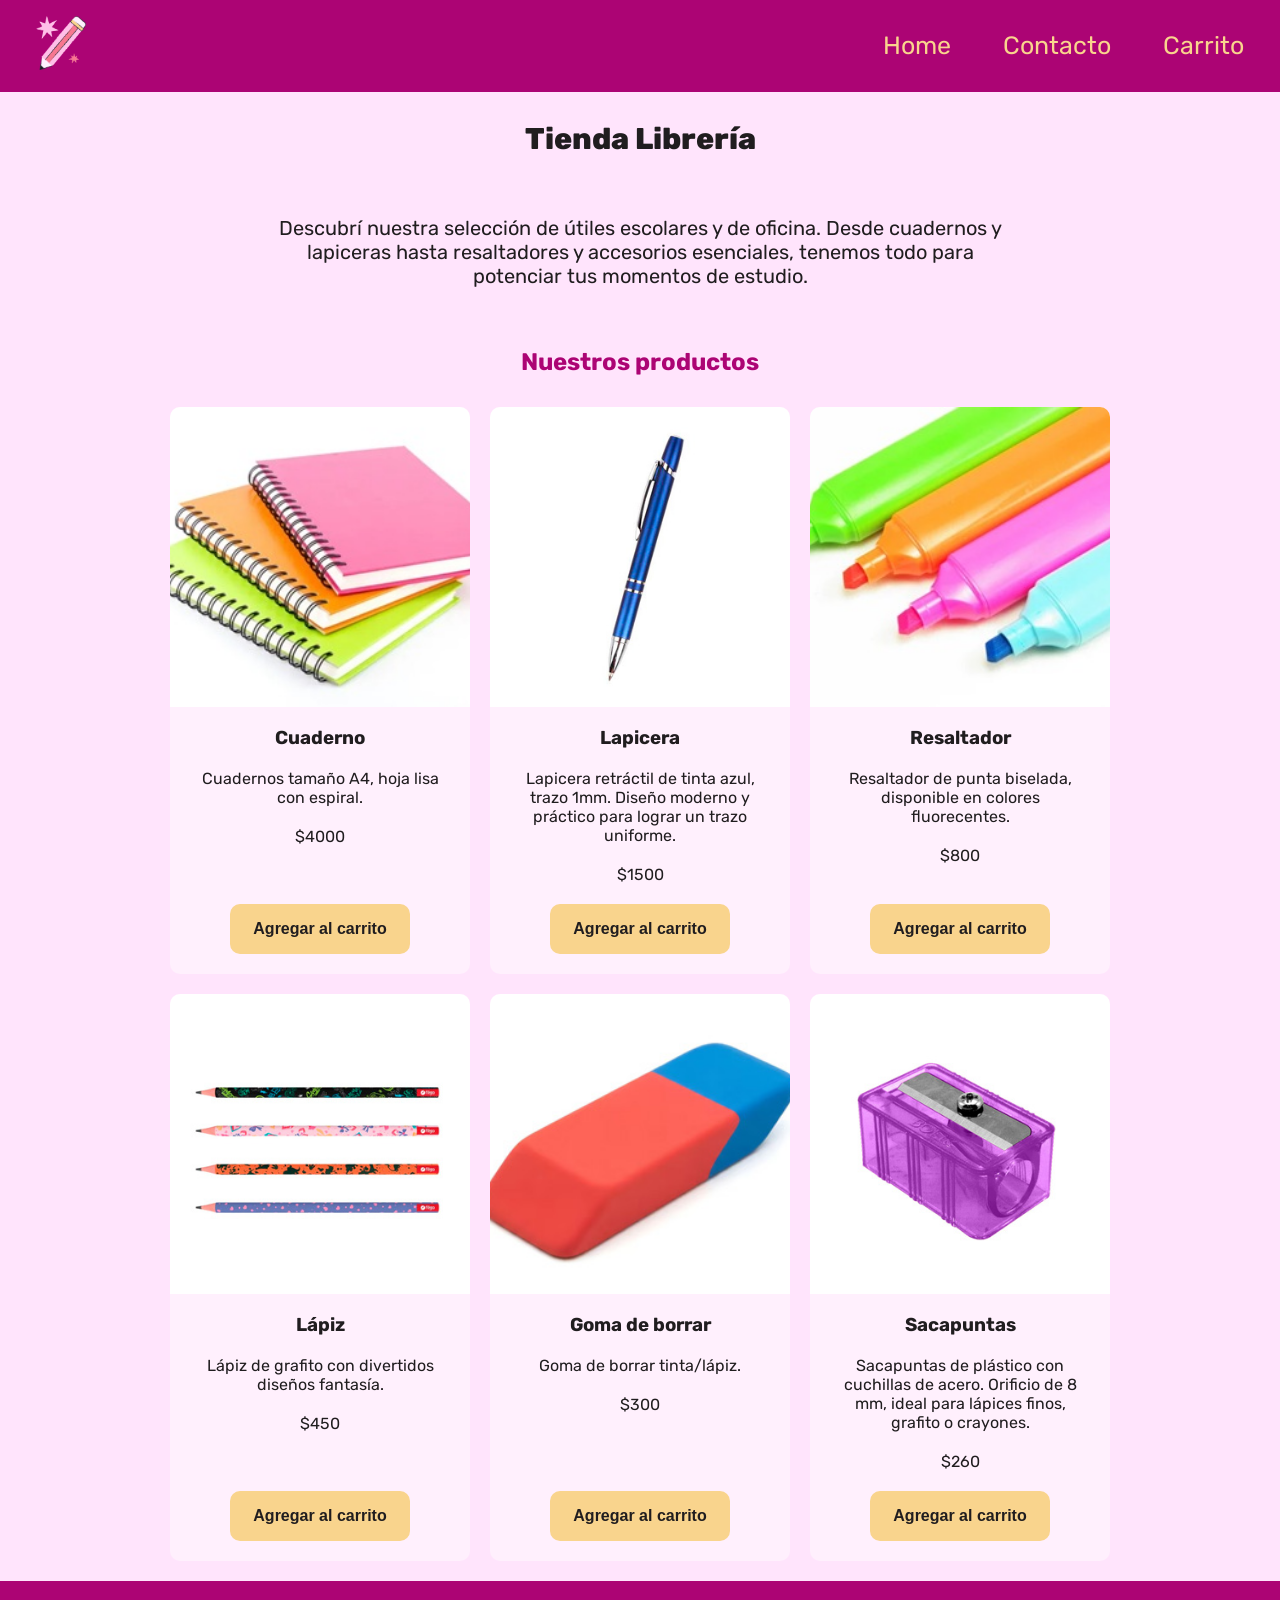
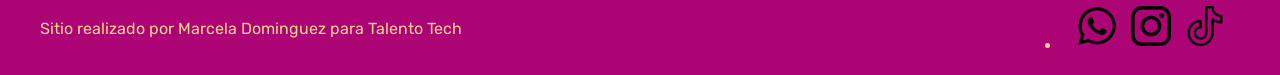
<file: index.html>
<!DOCTYPE html>
<html lang="en">
<head>
    <meta charset="UTF-8">
    <meta name="viewport" content="width=device-width, initial-scale=1.0">
    <link 
        href="https://fonts.googleapis.com/css2?family=Rubik:ital,wght@0,300..900;1,300..900&display=swap" rel="stylesheet"
    />

    <link rel="stylesheet" href="./css/style.css" />
    <title>Inicio - Tienda Librería</title>
</head>
<body>
    <header>
        <div class="div-logo">
            <a class="logo" href="./index.html">
                <img src="./img/LOGO-LI.png" alt="Logo Tienda Libreria"/>
            </a>
        </div>

        <nav class="header-nav">
            <ul>
                <li><a href="./index.html">Home</a></li>
                <li><a href="./pages/contacto.html">Contacto</a></li>
                <li><a href="./pages/carrito.html">Carrito</a></li>
            </ul>
        </nav>
    </header>
    <main>
        <section class="inicio">
            <h1>Tienda Librería</h1>
            <p class="parrafo">
                Descubrí nuestra selección de útiles escolares y de oficina. Desde cuadernos y lapiceras hasta resaltadores y accesorios esenciales, tenemos todo para potenciar tus momentos de estudio.
            </p>
        </section>

        <section>
            <h2 class="titulo-productos text-secondary">Nuestros productos</h2>
            <div class="contenedor-tarjetas">
                <article class="card text-dark">
                    <img src="./img/cuadernos.jpg" alt="imagen cuadernos" />
                    <h3>Cuaderno</h3>
                    <p>Cuadernos tamaño A4, hoja lisa con espiral.</p>
                    <p>$4000</p>
                    <button class="btn bg-secondary text-dark">
                        Agregar al carrito
                    </button>
                </article>

                <article class="card text-dark">
                    <img src="./img/lapicera.jpg" alt="imagen lapicera" />
                    <h3>Lapicera</h3>
                    <p>Lapicera retráctil de tinta azul, trazo 1mm. Diseño moderno y práctico para lograr un trazo uniforme. </p>
                    <p>$1500</p>
                    <button class="btn bg-secondary text-dark">
                        Agregar al carrito
                    </button>
                </article>

                <article class="card text-dark">
                    <img src="./img/resaltadores.jpg" alt="imagen resaltadores" />
                    <h3>Resaltador</h3>
                    <p>Resaltador de punta biselada, disponible en colores fluorecentes.</p>
                    <p>$800</p>
                    <button class="btn bg-secondary text-dark">
                        Agregar al carrito
                    </button>
                </article>

                <article class="card text-dark">
                    <img src="./img/lapiz.jpg" alt="imagen lapiz" />
                    <h3>Lápiz</h3>
                    <p>Lápiz de grafito con divertidos diseños fantasía.</p>
                    <p>$450</p>
                    <button class="btn bg-secondary text-dark">
                        Agregar al carrito
                    </button>
                </article>

                <article class="card text-dark">
                    <img src="./img/goma-de-borrar.jpg" alt="imagen goma de borrar" />
                    <h3>Goma de borrar</h3>
                    <p>Goma de borrar tinta/lápiz.</p>
                    <p>$300</p>
                    <button class="btn bg-secondary text-dark">
                        Agregar al carrito
                    </button>
                </article>

                <article class="card text-dark">
                    <img src="./img/sacapuntas.jpg" alt="imagen sacapuntas" />
                    <h3>Sacapuntas</h3>
                    <p>Sacapuntas de plástico con cuchillas de acero. Orificio de 8 mm, ideal para lápices finos, grafito o crayones.</p>
                    <p>$260</p>
                    <button class="btn bg-secondary text-dark">
                        Agregar al carrito
                    </button>
                </article>
            </div>
        </section>

    </main>
    <footer>
        <p>Sitio realizado por Marcela Dominguez para Talento Tech</p>
        <nav>
            <ul class="footer-list">
                <li>
                    <img src="./img/whatsapp.png" alt="logo whatsapp"/>
                    <img src="./img/instagram.png" alt="logo instagram"/>
                    <img src="./img/tiktok.png" alt="logo tiktok"/>
                </li>
            </ul>
        </nav>
    </footer>
</body>
</html>
</file>
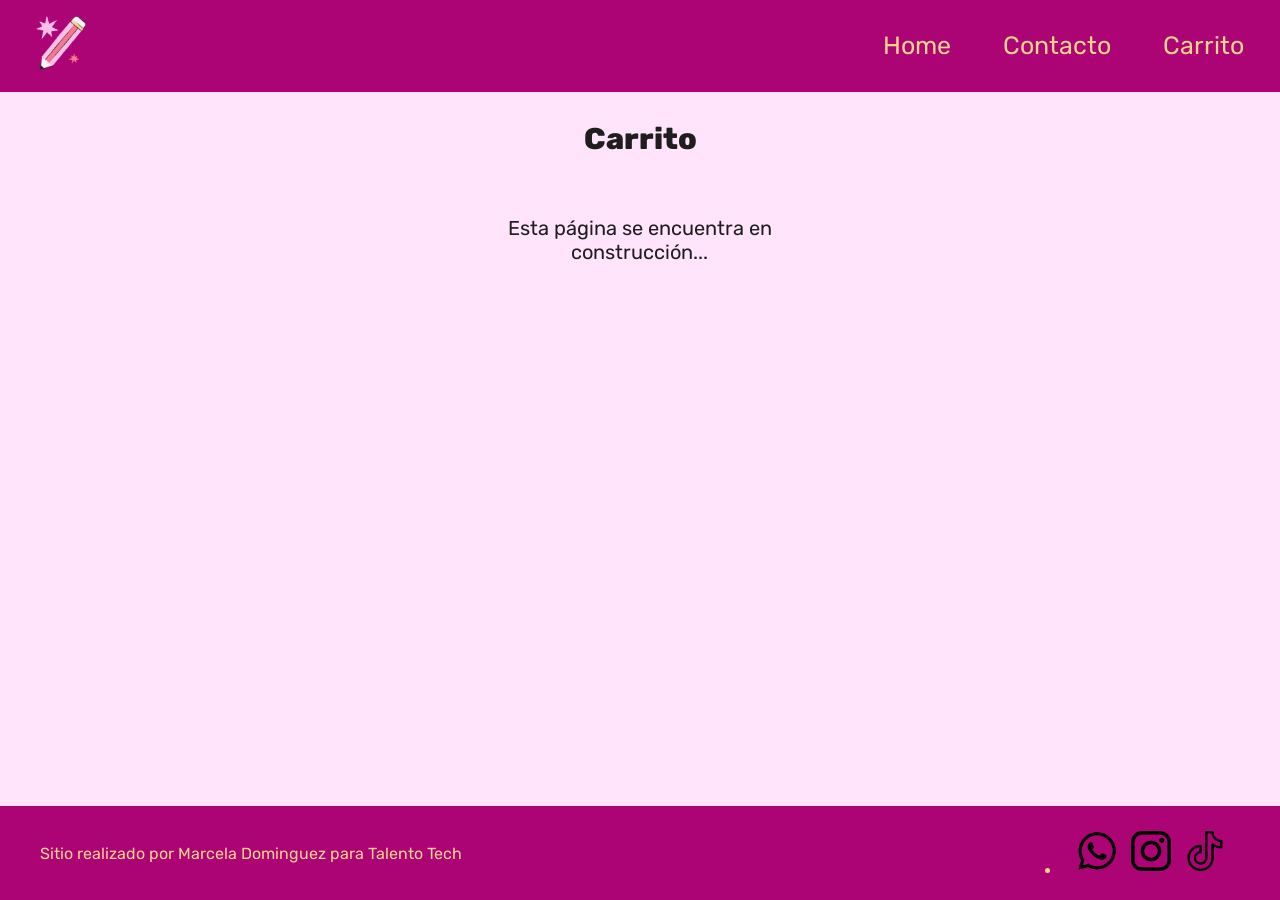
<file: pages/carrito.html>
<!DOCTYPE html>
<html lang="en">
<head>
    <meta charset="UTF-8">
    <meta name="viewport" content="width=device-width, initial-scale=1.0">
    <link 
        href="https://fonts.googleapis.com/css2?family=Rubik:ital,wght@0,300..900;1,300..900&display=swap" rel="stylesheet"
    />

    <link rel="stylesheet" href="../css/style.css" />
    <title>Carrito - Tienda Librería</title>
</head>
<body>
    <header>
        <div class="div-logo">
            <a class="logo" href="../index.html">
                <img src="../img/LOGO-LI.png" alt="Logo Tienda Libreria"/>
            </a>
        </div>

        <nav class="header-nav">
            <ul>
                <li><a href="../index.html">Home</a></li>
                <li><a href="./contacto.html">Contacto</a></li>
                <li><a href="./carrito.html">Carrito</a></li>
            </ul>
        </nav>
    </header>
    <main>
        <section class="carrito">
            <h1>Carrito</h1>
            <p class="parrafo">
                Esta página se encuentra en construcción...
            </p>
        </section>
    </main>
    <footer>
        <p>Sitio realizado por Marcela Dominguez para Talento Tech</p>
        <nav>
            <ul class="footer-list">
                <li>
                    <img src="../img/whatsapp.png" alt="logo whatsapp"/>
                    <img src="../img/instagram.png" alt="logo instagram"/>
                    <img src="../img/tiktok.png" alt="logo tiktok"/>
                </li>
            </ul>
        </nav>
    </footer>
</body>
</html>
</file>
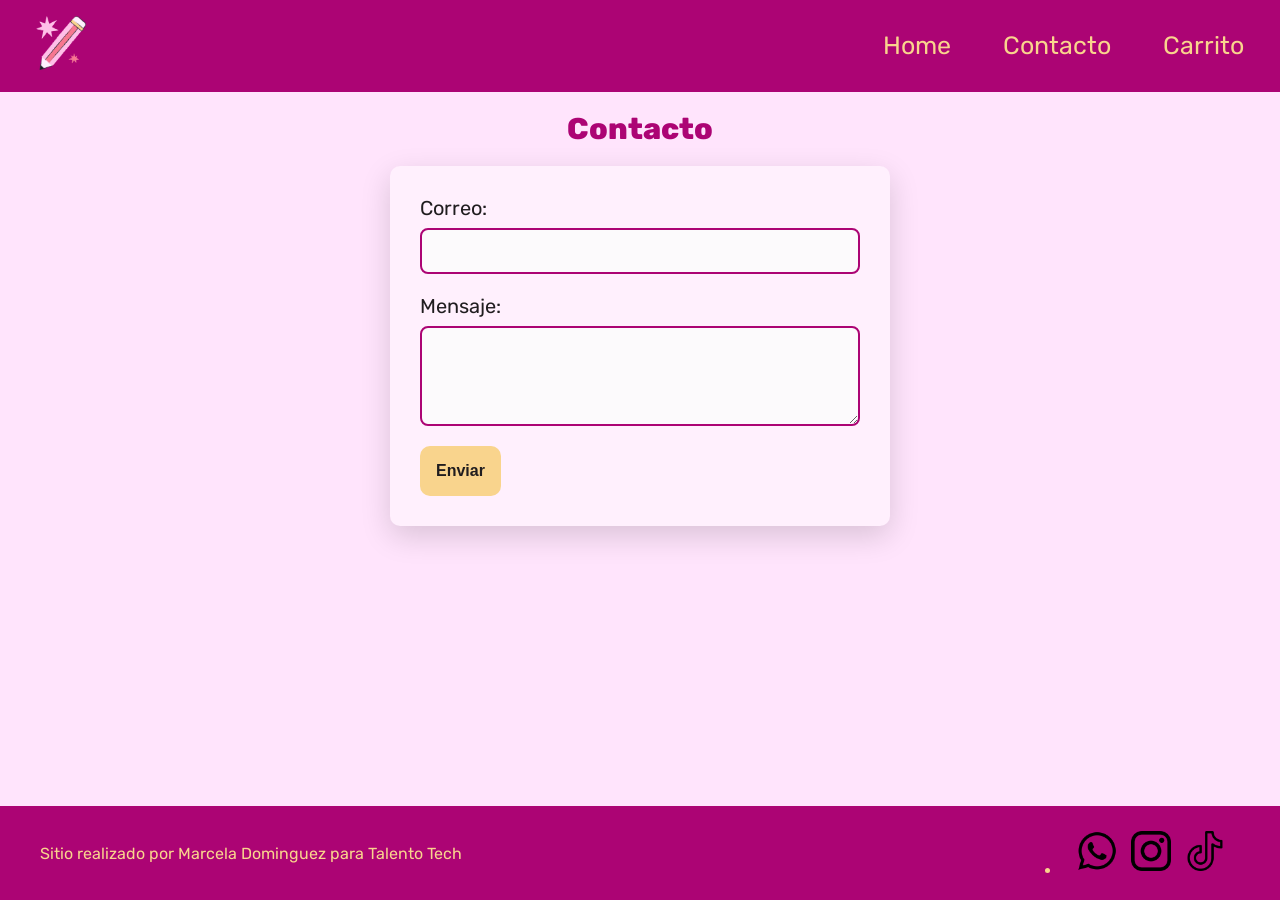
<file: pages/contacto.html>
<!DOCTYPE html>
<html lang="en">
<head>
    <meta charset="UTF-8">
    <meta name="viewport" content="width=device-width, initial-scale=1.0">
    <link 
        href="https://fonts.googleapis.com/css2?family=Rubik:ital,wght@0,300..900;1,300..900&display=swap" rel="stylesheet"
    />

    <link rel="stylesheet" href="../css/style.css" />
    <title>Contacto - Tienda Librería</title>
</head>
<body>
    <header>
        <div class="div-logo">
            <a class="logo" href="../index.html">
                <img src="../img/LOGO-LI.png" alt="Logo Tienda Libreria"/>
            </a>
        </div>

        <nav class="header-nav">
            <ul>
                <li><a href="../index.html">Home</a></li>
                <li><a href="./contacto.html">Contacto</a></li>
                <li><a href="./carrito.html">Carrito</a></li>
            </ul>
        </nav>
    </header>
    <main>
        <section class="contacto">
            <h1 class="titulo-contacto text-secondary">Contacto</h1>
            <form class="form-contacto" action="https://formspree.io/f/moevrpdr" method="POST">
                <div class="grupo-input">
                    <label for="email"> Correo: </label>
                    <input id="email" type="email" name="email" />
                </div>

                <div class="grupo-input">
                    <label for="mensaje"> Mensaje: </label>
                    <textarea name="message" id="mensaje"></textarea>
                </div>
                <button class="btn bg-secondary text-dark" type="submit">Enviar</button>
            </form>
        </section>
    </main>
    <footer>
        <p>Sitio realizado por Marcela Dominguez para Talento Tech</p>
        <nav>
            <ul class="footer-list">
                <li>
                    <img src="../img/whatsapp.png" alt="logo whatsapp"/>
                    <img src="../img/instagram.png" alt="logo instagram"/>
                    <img src="../img/tiktok.png" alt="logo tiktok"/>
                </li>
            </ul>
        </nav>
    </footer>
</body>
</html>
</file>
<file: css/style.css>
*{
    margin: 0;
    padding: 0;
    box-sizing: border-box;
}

html {
    font-size: 62.5%;
}

body {
    font-family: "Rubik", sans-serif;
    font-size: 1.6rem;
    background: #ffe4fc;
    color: #201d1f;

    display: flex;
    flex-direction: column;
    min-height: 100vh;
}

main {
    width: 80%;
    margin: auto;
    padding-bottom: 2rem;

    flex: 1;

    display: flex;
    flex-direction: column;
    align-items: center;
}

h1 {
    font-size: 3rem;
    font-weight: 800;
    line-height: 1.15;
    margin: 3rem 0;
}

h2 {
    color: #ac0474;
    font-size: 2.4rem;
    font-weight: 700;
    line-height: 1.2;
    text-align: center;
    margin: 3rem 0;
}

.btn {
    border: none;
    font-size: 1.6rem;
    font-weight: bold;
    padding: 1.6rem;
    border-radius: 1rem;
}

header, footer {
    background: #ac0474;
    color: #F9D48D;
    width: 100%;

    display: flex;
    justify-content: space-between;
    align-items: center;
}

footer {
    padding: 1rem 4rem;
}

.div-logo {
    margin-left: 2rem;
    font-weight: bold;
}

.logo img {
    width: 5rem;
}

.logo, .header-nav a{
    text-decoration: none;
    font-size: 2.5rem;
    color: inherit;
    display: inline-block;
    padding: 1.6rem;
}

.header-nav {
    margin-right: 2rem;
}

.header-nav ul, .footer-list footer {
    list-style: none;
    display: flex;
    gap: 2rem;
}

.footer-list li {
    padding: 1rem;
}

.footer-list img {
    width: 5rem;
    padding: 0.5rem;
}


/* -------------------------------------------------------------------------- */
/*                                   COLORES                                  */
/* -------------------------------------------------------------------------- */
.bg-primary {
    background-color: #ffe4fc;
}

.bg-secondary {
    background-color: #F9D48D;
}

.text-light {
    color: #fff0fd;
}

.text-dark {
    color: #201d1f;
}

.text-secondary {
    color: #ac0474;
}


/* -------------------------------------------------------------------------- */
/*                                   INICIO                                   */
/* -------------------------------------------------------------------------- */
.inicio {
    display: flex;
    justify-content: center;
    align-items: center;
    flex-wrap: wrap;
}

.inicio h1 {
    width: 100%;
    text-align: center;
}

.parrafo {
    width: 80%;
    text-align: center;
    font-size: 2rem;
    padding: 3rem;
}

.contenedor-tarjetas {
    display: flex; 
    
    flex-wrap: wrap;
    gap: 2rem;
    justify-content: center;
    
}

.card {
    background-color: #fff0fd;
    width: 30rem;
    border-radius: 1rem;
    overflow: hidden;

    display: flex;
    flex-direction: column;
    align-items: center;
    gap: 2rem;
    padding-bottom: 2rem;

    text-align: center;
}

.card img {
    width: 100%;

    height: 30rem;
    object-fit: cover;
}

.card p {
    width: 80%;
    text-align: center;
}

.card .btn {
    width: 60%;
    margin-top: auto;
}

/* -------------------------------------------------------------------------- */
/*                                  CONTACTO                                  */
/* -------------------------------------------------------------------------- */
.contacto {
    width: 100%;
    display: flex;
    flex-direction: column;
    align-items: center;
}

.titulo-contacto {
    margin: 2rem 0;
}

.form-contacto {
    background-color: #fff0fd;
    color: #201d1f;

    width: 100%;
    max-width: 50rem;

    font-size: 2rem;
    padding: 3rem;
    border-radius: 1rem;

    box-shadow: 0 10px 30px rgba(0, 0, 0, 0.15);
}

.grupo-input {
    display: flex;
    flex-direction: column;
    gap: 0.8rem;
    margin-bottom: 2rem;
}

.grupo-input input, .grupo-input textarea {
    width: 100%;
    padding: 1.2rem;
    font-size: 1.6rem;

    color: #201d1f;
    background-color: #fcfafc;

    border: 2px solid #ac0474;
    border-radius: 0.8rem;

    outline: none;
}

.grupo-input textarea {
    min-height: 10rem;
    resize: vertical;
}

/* -------------------------------------------------------------------------- */
/*                                   CARRITO                                  */
/* -------------------------------------------------------------------------- */
.carrito {
    display: flex;
    flex-direction: column;
    justify-content: center;
    align-items: center;
    flex-wrap: wrap;
}
</file>
